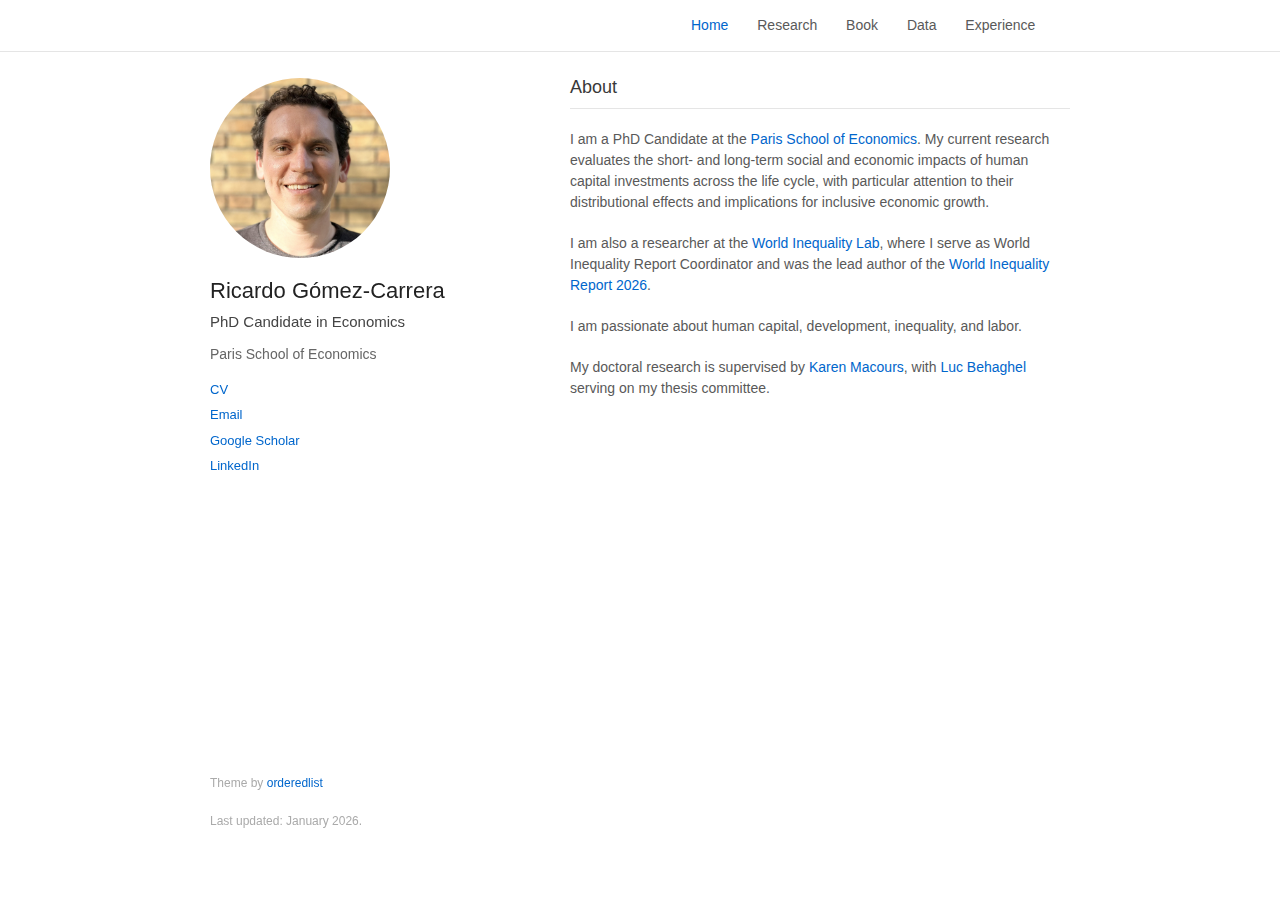
<file: index.html>
<!DOCTYPE html>
<html lang="en">
<head>
    <meta charset="UTF-8">
    <meta name="viewport" content="width=device-width, initial-scale=1.0">
    <meta name="description" content="Ricardo Gómez-Carrera - PhD Candidate at Paris School of Economics, Researcher at World Inequality Lab">
    <title>Ricardo Gómez-Carrera</title>
    <link rel="icon" type="image/png" href="favicon.png">
    <link rel="shortcut icon" type="image/png" href="favicon.png">
    <link rel="stylesheet" href="style.css">
</head>
<body>
    <nav class="top-nav">
        <div class="top-nav-inner">
            <a href="index.html" class="active">Home</a>
            <a href="research.html">Research</a>
            <a href="book.html">Book</a>
            <a href="data.html">Data</a>
            <a href="experience.html">Experience</a>
        </div>
    </nav>
    <div class="wrapper">
        <header>
            <img src="profile.jpg" alt="Ricardo Gómez-Carrera" class="profile">
            <h1>Ricardo Gómez-Carrera</h1>
            <p class="subtitle">PhD Candidate in Economics</p>
            <p class="affiliation">Paris School of Economics</p>

            <div class="links">
                <a href="CV_Ricardo_Gomez-Carrera.pdf" target="_blank">CV</a>
                <a href="mailto:ricardo.gomez-carrera@psemail.eu">Email</a>
                <a href="https://scholar.google.com/citations?user=X_RXBoEAAAAJ&hl=es&oi=ao" target="_blank">Google Scholar</a>
                <a href="https://www.linkedin.com/in/ricardo-g%C3%B3mez-carrera-60849412a/" target="_blank">LinkedIn</a>
            </div>
        </header>

        <section>
            <h2>About</h2>
            <p>
                I am a PhD Candidate at the <a href="https://www.parisschoolofeconomics.eu/en/persons/ricardo-gomez-carrera/" target="_blank">Paris School of Economics</a>. My current research evaluates the short- and long-term social and economic impacts of human capital investments across the life cycle, with particular attention to their distributional effects and implications for inclusive economic growth.
            </p>
            <p>
                I am also a researcher at the <a href="https://wid.world/" target="_blank">World Inequality Lab</a>, where I serve as World Inequality Report Coordinator and was the lead author of the <a href="https://wir2026.wid.world/" target="_blank">World Inequality Report 2026</a>.
            </p>
            <p>
                I am passionate about human capital, development, inequality, and labor.
            </p>
            <p>
                My doctoral research is supervised by <a href="https://www.parisschoolofeconomics.eu/en/persons/karen-macours/" target="_blank">Karen Macours</a>, with <a href="https://www.parisschoolofeconomics.eu/personnes/luc-behaghel/" target="_blank">Luc Behaghel</a> serving on my thesis committee.
            </p>


        </section>

        <footer>
            <p>Theme by <a href="https://github.com/orderedlist">orderedlist</a></p>
            <p>Last updated: January 2026.</p>
        </footer>
    </div>
</body>
</html>
</file>
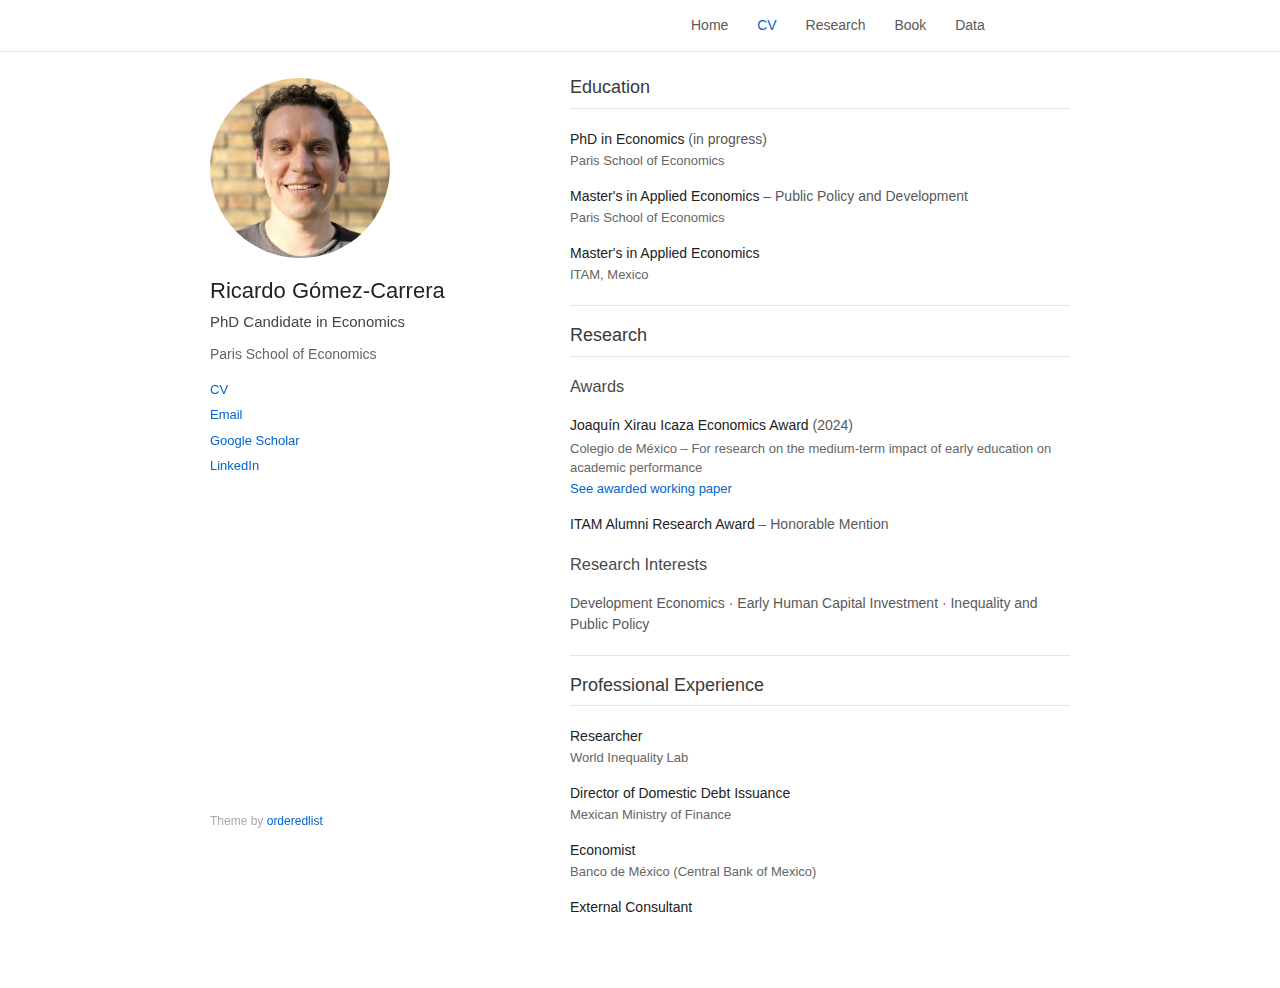
<file: cv.html>
<!DOCTYPE html>
<html lang="en">
<head>
    <meta charset="UTF-8">
    <meta name="viewport" content="width=device-width, initial-scale=1.0">
    <meta name="description" content="Ricardo Gómez-Carrera - CV">
    <title>CV | Ricardo Gómez-Carrera</title>
    <link rel="icon" type="image/png" href="favicon.png">
    <link rel="shortcut icon" type="image/png" href="favicon.png">
    <link rel="stylesheet" href="style.css">
</head>
<body>
    <nav class="top-nav">
        <div class="top-nav-inner">
            <a href="index.html">Home</a>
            <a href="cv.html" class="active">CV</a>
            <a href="research.html">Research</a>
            <a href="book.html">Book</a>
            <a href="data.html">Data</a>
        </div>
    </nav>
    <div class="wrapper">
        <header>
            <img src="profile.jpg" alt="Ricardo Gómez-Carrera" class="profile">
            <h1>Ricardo Gómez-Carrera</h1>
            <p class="subtitle">PhD Candidate in Economics</p>
            <p class="affiliation">Paris School of Economics</p>

            <div class="links">
                <a href="CV_Ricardo_Gomez-Carrera.pdf" target="_blank">CV</a>
                <a href="mailto:ricardo.gomez-carrera@psemail.eu">Email</a>
                <a href="https://scholar.google.com/citations?user=X_RXBoEAAAAJ&hl=es&oi=ao" target="_blank">Google Scholar</a>
                <a href="https://www.linkedin.com/in/ricardo-g%C3%B3mez-carrera-60849412a/" target="_blank">LinkedIn</a>
            </div>
        </header>

        <section>
            <h2>Education</h2>
            <ul>
                <li>
                    <strong>PhD in Economics</strong> (in progress)<br>
                    <span class="institution">Paris School of Economics</span>
                </li>
                <li>
                    <strong>Master's in Applied Economics</strong> – Public Policy and Development<br>
                    <span class="institution">Paris School of Economics</span>
                </li>
                <li>
                    <strong>Master's in Applied Economics</strong><br>
                    <span class="institution">ITAM, Mexico</span>
                </li>
            </ul>

            <hr>

            <h2>Research</h2>

            <h3>Awards</h3>
            <ul>
                <li>
                    <strong>Joaquín Xirau Icaza Economics Award</strong> (2024)<br>
                    <span class="award-detail">Colegio de México – For research on the medium-term impact of early education on academic performance</span>
                    <a href="https://www.youtube.com/watch?v=sLlsDI6skro" target="_blank" class="paper-link">See awarded working paper</a>
                </li>
                <li>
                    <strong>ITAM Alumni Research Award</strong> – Honorable Mention
                </li>
            </ul>

            <h3>Research Interests</h3>
            <p>Development Economics · Early Human Capital Investment · Inequality and Public Policy</p>

            <hr>

            <h2>Professional Experience</h2>
            <ul>
                <li>
                    <strong>Researcher</strong><br>
                    <span class="institution">World Inequality Lab</span>
                </li>
                <li>
                    <strong>Director of Domestic Debt Issuance</strong><br>
                    <span class="institution">Mexican Ministry of Finance</span>
                </li>
                <li>
                    <strong>Economist</strong><br>
                    <span class="institution">Banco de México (Central Bank of Mexico)</span>
                </li>
                <li>
                    <strong>External Consultant</strong>
                </li>
            </ul>

        </section>

        <footer>
            <p>Theme by <a href="https://github.com/orderedlist">orderedlist</a></p>
        </footer>
    </div>
</body>
</html>
</file>
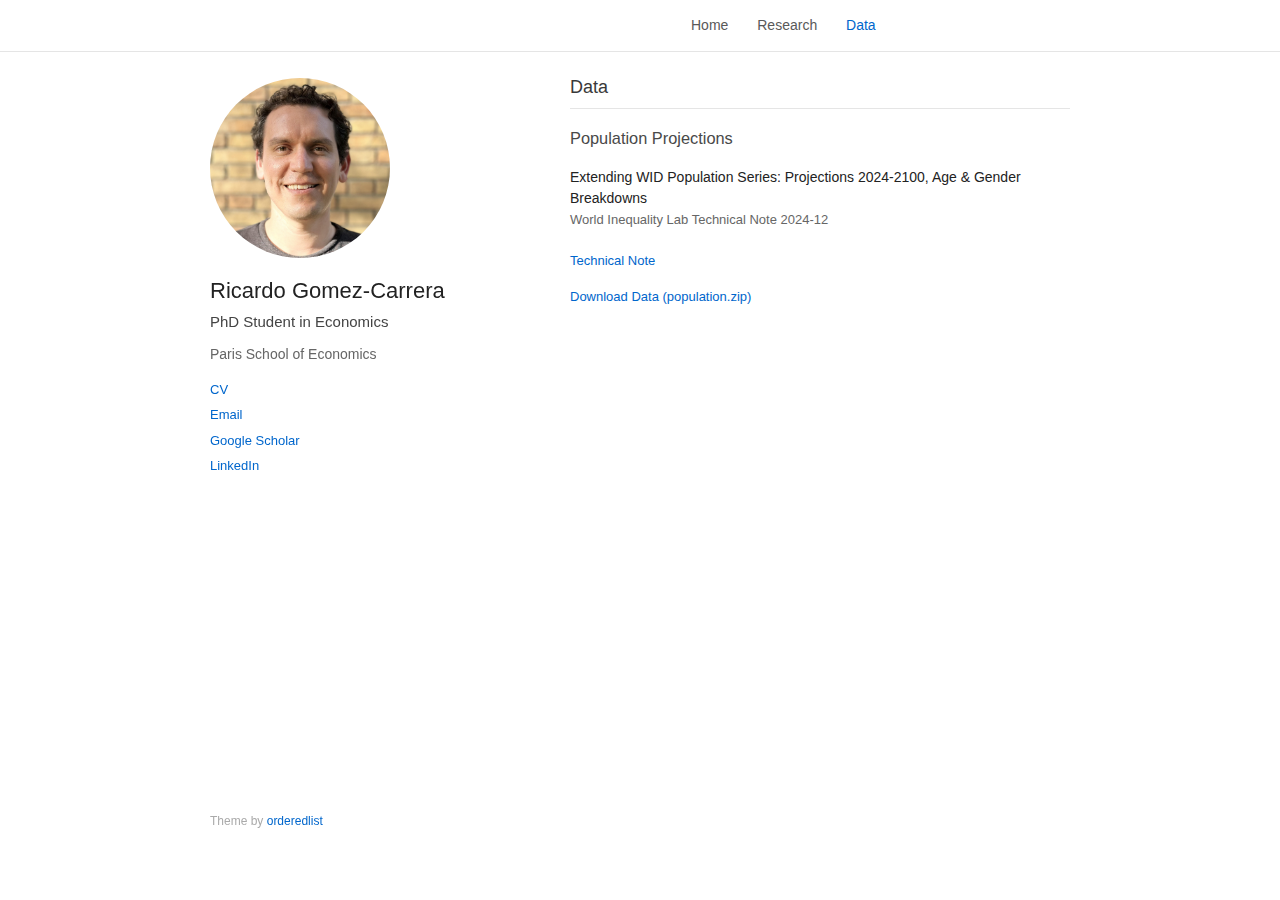
<file: data.html>
<!DOCTYPE html>
<html lang="en">
<head>
    <meta charset="UTF-8">
    <meta name="viewport" content="width=device-width, initial-scale=1.0">
    <meta name="description" content="Ricardo Gomez-Carrera - Data">
    <title>Data | Ricardo Gomez-Carrera</title>
    <link rel="stylesheet" href="style.css">
</head>
<body>
    <nav class="top-nav">
        <div class="top-nav-inner">
            <a href="index.html">Home</a>
            <a href="research.html">Research</a>
            <a href="data.html" class="active">Data</a>
        </div>
    </nav>
    <div class="wrapper">
        <header>
            <img src="profile.jpg" alt="Ricardo Gomez-Carrera" class="profile">
            <h1>Ricardo Gomez-Carrera</h1>
            <p class="subtitle">PhD Student in Economics</p>
            <p class="affiliation">Paris School of Economics</p>

            <div class="links">
                <a href="CV_Ricardo_Gomez-Carrera.pdf" target="_blank">CV</a>
                <a href="mailto:ricardo.gomez-carrera@psemail.eu">Email</a>
                <a href="https://scholar.google.com/citations?user=X_RXBoEAAAAJ&hl=es&oi=ao" target="_blank">Google Scholar</a>
                <a href="https://www.linkedin.com/in/ricardo-g%C3%B3mez-carrera-60849412a/" target="_blank">LinkedIn</a>
            </div>
        </header>

        <section>
            <h2>Data</h2>

            <h3>Population Projections</h3>
            <p>
                <strong>Extending WID Population Series: Projections 2024-2100, Age & Gender Breakdowns</strong><br>
                <span class="institution">World Inequality Lab Technical Note 2024-12</span>
            </p>
            <ul>
                <li>
                    <a href="https://wid.world/document/extending-wid-population-series-projections-2024-2100-age-gender-breakdowns-world-inequality-lab-technical-note-2024-12/" target="_blank" class="paper-link">Technical Note</a>
                </li>
                <li>
                    <a href="population.zip" class="paper-link">Download Data (population.zip)</a>
                </li>
            </ul>
        </section>

        <footer>
            <p>Theme by <a href="https://github.com/orderedlist">orderedlist</a></p>
        </footer>
    </div>
</body>
</html>
</file>
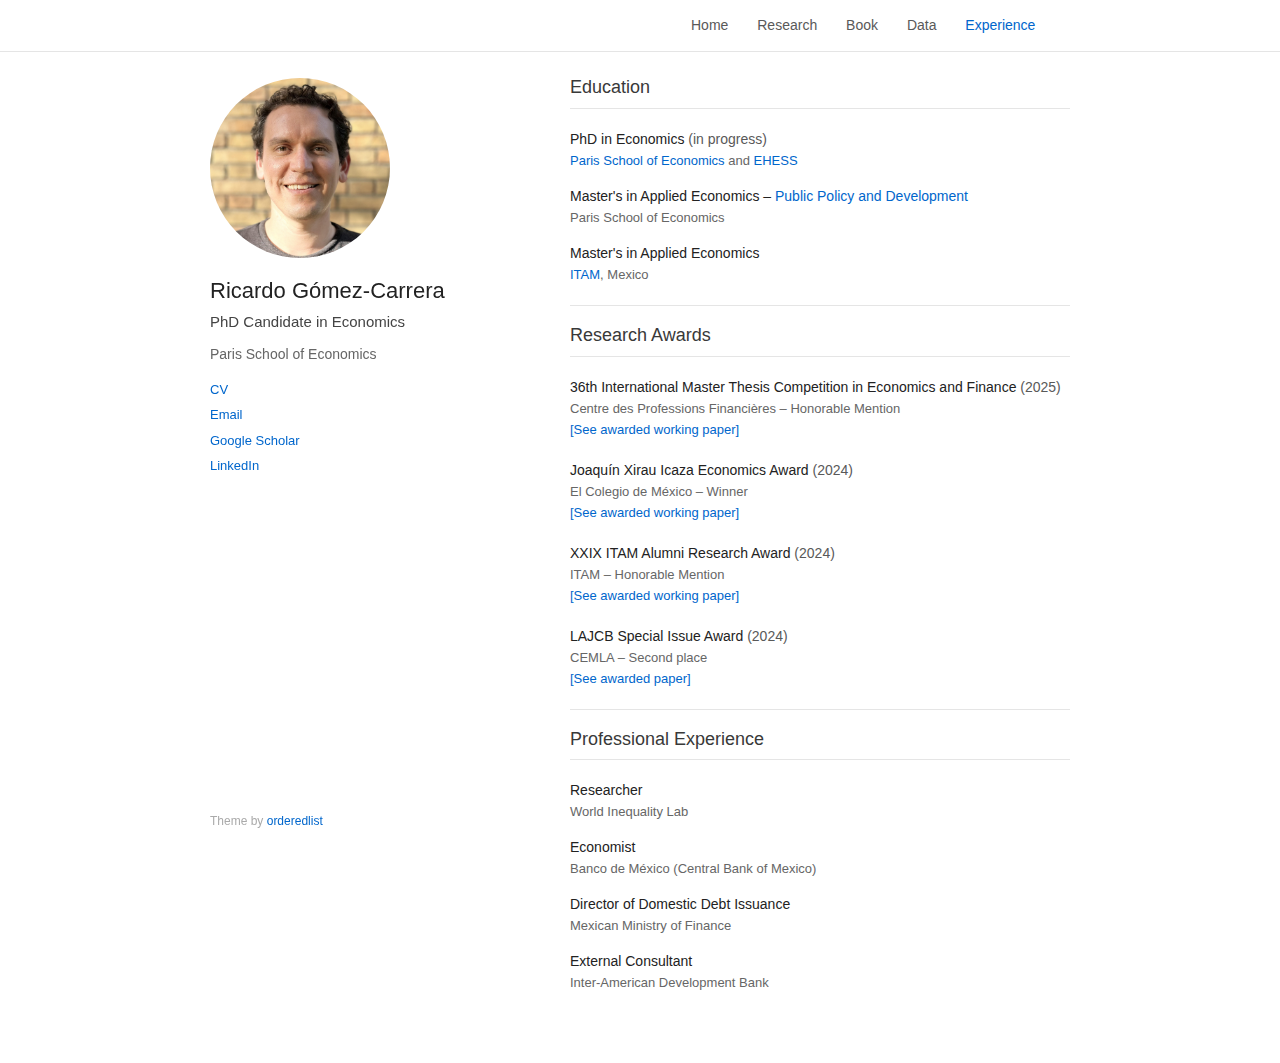
<file: experience.html>
<!DOCTYPE html>
<html lang="en">
<head>
    <meta charset="UTF-8">
    <meta name="viewport" content="width=device-width, initial-scale=1.0">
    <meta name="description" content="Ricardo Gómez-Carrera - Experience">
    <title>Experience | Ricardo Gómez-Carrera</title>
    <link rel="icon" type="image/png" href="favicon.png">
    <link rel="shortcut icon" type="image/png" href="favicon.png">
    <link rel="stylesheet" href="style.css">
</head>
<body>
    <nav class="top-nav">
        <div class="top-nav-inner">
            <a href="index.html">Home</a>
            <a href="research.html">Research</a>
            <a href="book.html">Book</a>
            <a href="data.html">Data</a>
            <a href="experience.html" class="active">Experience</a>
        </div>
    </nav>
    <div class="wrapper">
        <header>
            <img src="profile.jpg" alt="Ricardo Gómez-Carrera" class="profile">
            <h1>Ricardo Gómez-Carrera</h1>
            <p class="subtitle">PhD Candidate in Economics</p>
            <p class="affiliation">Paris School of Economics</p>

            <div class="links">
                <a href="CV_Ricardo_Gomez-Carrera.pdf" target="_blank">CV</a>
                <a href="mailto:ricardo.gomez-carrera@psemail.eu">Email</a>
                <a href="https://scholar.google.com/citations?user=X_RXBoEAAAAJ&hl=es&oi=ao" target="_blank">Google Scholar</a>
                <a href="https://www.linkedin.com/in/ricardo-g%C3%B3mez-carrera-60849412a/" target="_blank">LinkedIn</a>
            </div>
        </header>

        <section>
            <h2>Education</h2>
            <ul>
                <li>
                    <strong>PhD in Economics</strong> (in progress)<br>
                    <span class="institution"><a href="https://www.parisschoolofeconomics.eu/en/" target="_blank">Paris School of Economics</a> and <a href="https://www.ehess.fr/fr" target="_blank">EHESS</a></span>
                </li>
                <li>
                    <strong>Master's in Applied Economics – <a href="https://www.parisschoolofeconomics.eu/en/teaching/pse-masters-programs/master-public-policy-and-development/" target="_blank">Public Policy and Development</a></strong><br>
                    <span class="institution">Paris School of Economics</span>
                </li>
                <li>
                    <strong>Master's in Applied Economics</strong><br>
                    <span class="institution"><a href="https://maestriaeconomia.itam.mx/en/master-applied-economics" target="_blank">ITAM</a>, Mexico</span>
                </li>
            </ul>

            <hr>

            <h2>Research Awards</h2>

            <p>
                <strong>36th International Master Thesis Competition in Economics and Finance</strong> (2025)<br>
                <span class="institution">Centre des Professions Financières – Honorable Mention</span><br>
                <a href="https://ricardogomezcarrera.github.io/research/working_papers/Gomez-Carrera%20R.%20%E2%80%93%20From%20Playtime%20to%20Primetime.pdf" target="_blank" class="paper-link">[See awarded working paper]</a>
            </p>

            <p>
                <strong>Joaquín Xirau Icaza Economics Award</strong> (2024)<br>
                <span class="institution">El Colegio de México – Winner</span><br>
                <a href="https://ricardogomezcarrera.github.io/research/previous_working_papers/Mandatory_Preschool_and_Testscores.pdf" target="_blank" class="paper-link">[See awarded working paper]</a>
            </p>

            <p>
                <strong>XXIX ITAM Alumni Research Award</strong> (2024)<br>
                <span class="institution">ITAM – Honorable Mention</span><br>
                <a href="https://ricardogomezcarrera.github.io/research/previous_working_papers/Mandatory_Preschool_and_Testscores.pdf" target="_blank" class="paper-link">[See awarded working paper]</a>
            </p>

            <p>
                <strong>LAJCB Special Issue Award</strong> (2024)<br>
                <span class="institution">CEMLA – Second place</span><br>
                <a href="https://www.sciencedirect.com/science/article/pii/S2666143822000370?via%3Dihub" target="_blank" class="paper-link">[See awarded paper]</a>
            </p>

            <hr>

            <h2>Professional Experience</h2>
            <ul>
                <li>
                    <strong>Researcher</strong><br>
                    <span class="institution">World Inequality Lab</span>
                </li>
                <li>
                    <strong>Economist</strong><br>
                    <span class="institution">Banco de México (Central Bank of Mexico)</span>
                </li>
                <li>
                    <strong>Director of Domestic Debt Issuance</strong><br>
                    <span class="institution">Mexican Ministry of Finance</span>
                </li>
                <li>
                    <strong>External Consultant</strong><br>
                    <span class="institution">Inter-American Development Bank</span>
                </li>
            </ul>

        </section>

        <footer>
            <p>Theme by <a href="https://github.com/orderedlist">orderedlist</a></p>
        </footer>
    </div>
</body>
</html>
</file>
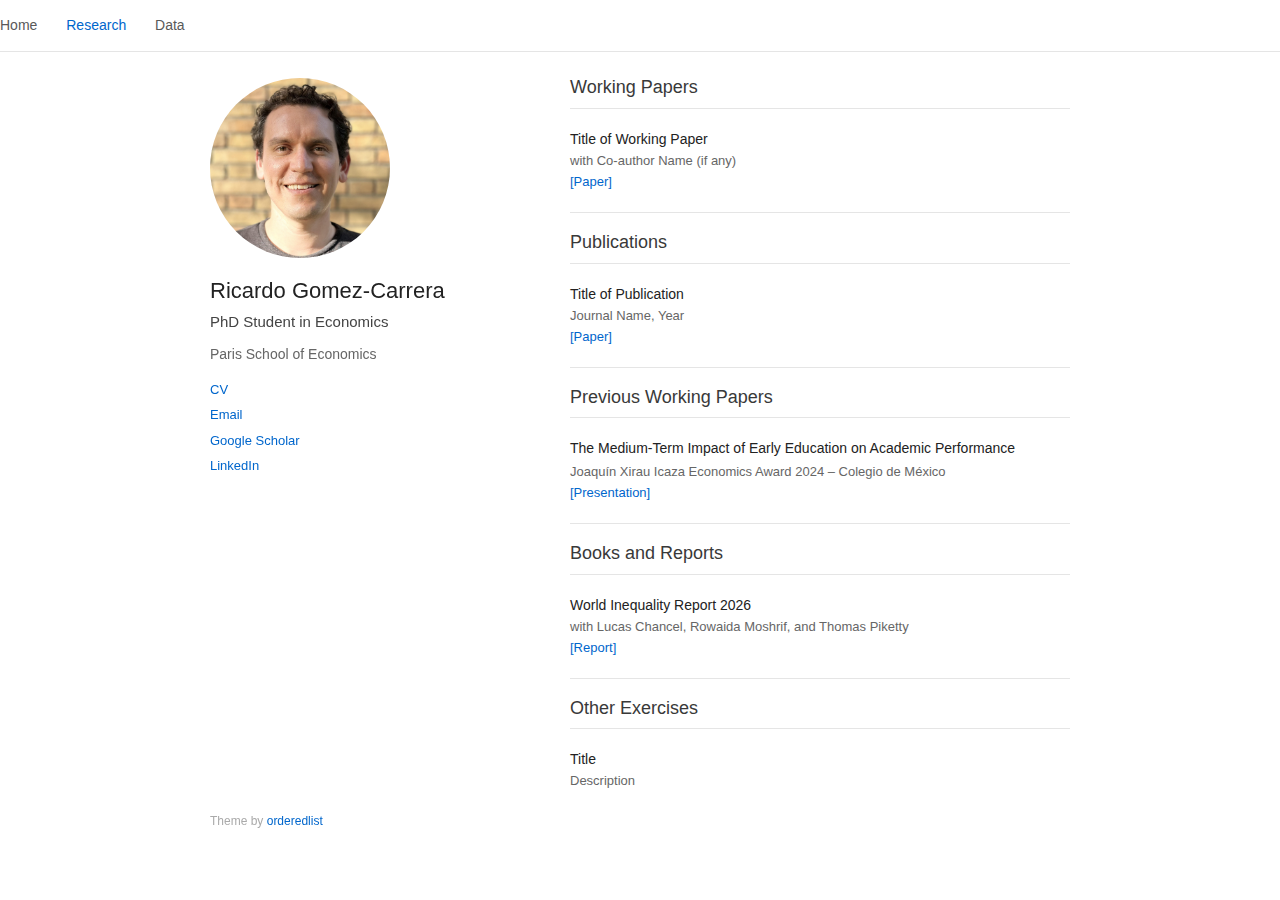
<file: research.html>
<!DOCTYPE html>
<html lang="en">
<head>
    <meta charset="UTF-8">
    <meta name="viewport" content="width=device-width, initial-scale=1.0">
    <meta name="description" content="Ricardo Gomez-Carrera - Research">
    <title>Research | Ricardo Gomez-Carrera</title>
    <link rel="stylesheet" href="style.css">
</head>
<body>
    <nav class="top-nav">
        <a href="index.html">Home</a>
        <a href="research.html" class="active">Research</a>
        <a href="data.html">Data</a>
    </nav>
    <div class="wrapper">
        <header>
            <img src="profile.jpg" alt="Ricardo Gomez-Carrera" class="profile">
            <h1>Ricardo Gomez-Carrera</h1>
            <p class="subtitle">PhD Student in Economics</p>
            <p class="affiliation">Paris School of Economics</p>

            <div class="links">
                <a href="CV_Ricardo_Gomez-Carrera.pdf" target="_blank">CV</a>
                <a href="mailto:ricardo.gomez-carrera@psemail.eu">Email</a>
                <a href="https://scholar.google.com/citations?user=X_RXBoEAAAAJ&hl=es&oi=ao" target="_blank">Google Scholar</a>
                <a href="https://www.linkedin.com/in/ricardo-g%C3%B3mez-carrera-60849412a/" target="_blank">LinkedIn</a>
            </div>
        </header>

        <section>
            <h2>Working Papers</h2>
            <ul>
                <li>
                    <strong>Title of Working Paper</strong><br>
                    <span class="institution">with Co-author Name (if any)</span><br>
                    <a href="#" class="paper-link">[Paper]</a>
                </li>
            </ul>

            <hr>

            <h2>Publications</h2>
            <ul>
                <li>
                    <strong>Title of Publication</strong><br>
                    <span class="institution">Journal Name, Year</span><br>
                    <a href="#" class="paper-link">[Paper]</a>
                </li>
            </ul>

            <hr>

            <h2>Previous Working Papers</h2>
            <ul>
                <li>
                    <strong>The Medium-Term Impact of Early Education on Academic Performance</strong><br>
                    <span class="award-detail">Joaquín Xirau Icaza Economics Award 2024 – Colegio de México</span>
                    <a href="https://www.youtube.com/watch?v=sLlsDI6skro" target="_blank" class="paper-link">[Presentation]</a>
                </li>
            </ul>

            <hr>

            <h2>Books and Reports</h2>
            <ul>
                <li>
                    <strong>World Inequality Report 2026</strong><br>
                    <span class="institution">with Lucas Chancel, Rowaida Moshrif, and Thomas Piketty</span><br>
                    <a href="#" class="paper-link">[Report]</a>
                </li>
            </ul>

            <hr>

            <h2>Other Exercises</h2>
            <ul>
                <li>
                    <strong>Title</strong><br>
                    <span class="institution">Description</span>
                </li>
            </ul>
        </section>

        <footer>
            <p>Theme by <a href="https://github.com/orderedlist">orderedlist</a></p>
        </footer>
    </div>
</body>
</html>
</file>
<file: style.css>
body {
  background-color: #fff;
  padding: 50px;
  padding-top: 70px;
  font: 14px/1.5 -apple-system, BlinkMacSystemFont, "Segoe UI", Roboto, Oxygen, Ubuntu, Cantarell, "Fira Sans", "Droid Sans", "Helvetica Neue", Arial, sans-serif;
  color: #595959;
  font-weight: 400;
}

/* Top navigation */
.top-nav {
  position: fixed;
  top: 0;
  left: 0;
  right: 0;
  background: #fff;
  border-bottom: 1px solid #e5e5e5;
  padding: 15px 0;
  z-index: 1000;
}

.top-nav-inner {
  width: 860px;
  margin: 0 auto;
  padding-left: 691px;
}

.top-nav a {
  margin-right: 25px;
  color: #595959;
  text-decoration: none;
  font-size: 14px;
}

.top-nav a:hover {
  color: #0066cc;
}

.top-nav a.active {
  color: #0066cc;
  font-weight: 500;
}

h1, h2, h3, h4, h5, h6 {
  color: #222;
  margin: 0 0 20px;
}

p, ul, ol, table, pre, dl {
  margin: 0 0 20px;
}

h1, h2, h3 {
  line-height: 1.1;
}

h1 {
  font-size: 28px;
  font-weight: 500;
}

h2 {
  color: #393939;
  font-weight: 500;
  font-size: 18px;
}

h3, h4, h5, h6 {
  color: #494949;
  font-weight: 500;
}

a {
  color: #0066cc;
  text-decoration: none;
}

a:hover {
  color: #004499;
  text-decoration: underline;
}

a small {
  font-size: 11px;
  color: #777;
  margin-top: -0.3em;
  display: block;
}

.wrapper {
  width: 860px;
  margin: 0 auto;
}

blockquote {
  border-left: 1px solid #e5e5e5;
  margin: 0;
  padding: 0 0 0 20px;
  font-style: italic;
}

strong {
  color: #222;
  font-weight: 500;
}

hr {
  border: 0;
  background: #e5e5e5;
  height: 1px;
  margin: 0 0 20px;
}

/* Header - fixed left sidebar */
header {
  width: 270px;
  float: left;
  position: fixed;
  -webkit-font-smoothing: subpixel-antialiased;
}

header img.profile {
  width: 180px;
  height: 180px;
  border-radius: 50%;
  object-fit: cover;
  margin-bottom: 15px;
}

header h1 {
  font-size: 22px;
  margin-bottom: 8px;
}

header p {
  margin-bottom: 10px;
  color: #595959;
}

header p.subtitle {
  font-size: 15px;
  color: #444;
}

header p.affiliation {
  font-size: 14px;
  color: #666;
}

header .links {
  margin-top: 15px;
}

header .links a {
  display: block;
  margin-bottom: 6px;
  font-size: 13px;
}

/* Navigation buttons */
header ul {
  list-style: none;
  height: 40px;
  padding: 0;
  background: #f4f4f4;
  border-radius: 5px;
  border: 1px solid #e0e0e0;
  width: 270px;
  margin-top: 25px;
}

header li {
  width: 89px;
  float: left;
  border-right: 1px solid #e0e0e0;
  height: 40px;
}

header li:first-child a {
  border-radius: 5px 0 0 5px;
}

header li:last-child {
  border-right: none;
}

header li:last-child a {
  border-radius: 0 5px 5px 0;
}

header ul a {
  line-height: 1;
  font-size: 11px;
  color: #999;
  display: block;
  text-align: center;
  padding-top: 6px;
  height: 34px;
}

header ul a:hover {
  color: #666;
  text-decoration: none;
  background-color: #f0f0f0;
}

header ul a strong {
  font-size: 14px;
  display: block;
  color: #222;
}

/* Main content section */
section {
  width: 500px;
  float: right;
  padding-bottom: 50px;
}

section h2 {
  border-bottom: 1px solid #e5e5e5;
  padding-bottom: 10px;
}

section ul {
  list-style: none;
  padding-left: 0;
}

section ul li {
  margin-bottom: 15px;
}

.institution {
  color: #666;
  font-size: 13px;
}

.award-detail {
  color: #666;
  font-size: 13px;
  display: block;
  margin-top: 3px;
}

.paper-link {
  font-size: 13px;
}

/* Footer */
footer {
  width: 270px;
  float: left;
  position: fixed;
  bottom: 50px;
  -webkit-font-smoothing: subpixel-antialiased;
  font-size: 12px;
  color: #aaa;
}

/* Responsive design */
@media print, screen and (max-width: 960px) {
  body {
    padding-top: 100px;
  }

  div.wrapper {
    width: auto;
    margin: 0;
  }

  .top-nav-inner {
    width: auto;
    padding-left: 0;
    text-align: center;
  }

  header, section, footer {
    float: none;
    position: static;
    width: auto;
  }

  header {
    padding-right: 0;
    padding-top: 60px;
    text-align: center;
  }

  header ul {
    width: 100%;
    max-width: 300px;
    margin: 25px auto 0;
  }

  section {
    border: 1px solid #e5e5e5;
    border-width: 1px 0;
    padding: 20px 0;
    margin: 0 0 20px;
  }

  footer {
    text-align: center;
  }
}

@media print, screen and (max-width: 720px) {
  body {
    word-wrap: break-word;
  }

  header {
    padding: 0;
  }
}

@media print, screen and (max-width: 480px) {
  body {
    padding: 15px;
  }

  header ul {
    width: 99%;
  }

  header li {
    width: 33%;
  }

  header img.profile {
    width: 150px;
    height: 150px;
  }
}

@media print {
  body {
    padding: 0.4in;
    font-size: 12pt;
    color: #444;
  }
}
</file>
